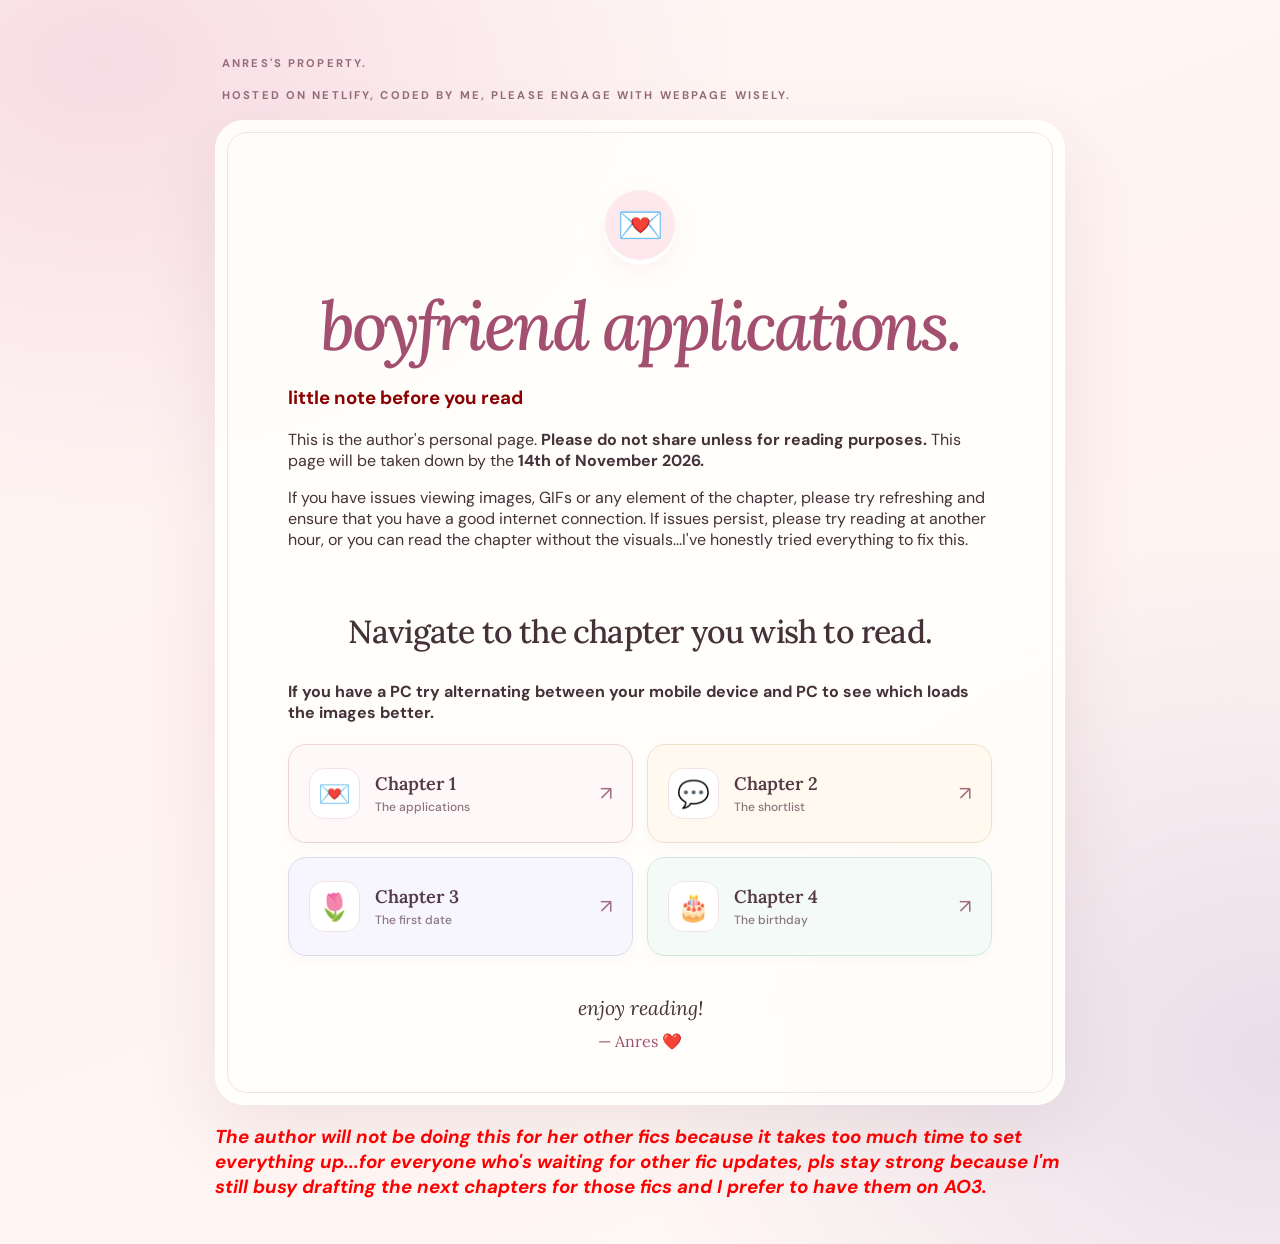
<file: index.html>
<!DOCTYPE html>
<html lang="en">
<head>
  <meta charset="UTF-8">
  <meta name="viewport" content="width=device-width, initial-scale=1.0">
  <meta name="robots" content="noindex, nofollow, noarchive">
  <meta name="theme-color" content="#fff7f4">
  <meta name="description" content="A personal reading page for Boyfriend Applications, by Anres.">
  <title>Boyfriend Applications ♡ | Anres</title>
  <link rel="preconnect" href="https://fonts.googleapis.com">
  <link rel="preconnect" href="https://fonts.gstatic.com" crossorigin>
  <link href="https://fonts.googleapis.com/css2?family=DM+Sans:wght@400;500;600;700&family=Lora:ital,wght@0,400;0,500;0,600;1,400;1,500&display=swap" rel="stylesheet">
  <style>
    :root {
      color-scheme: light;
      --ink: #453139;
      --muted: #79676e;
      --rose: #a34f70;
      --line: #e9d3d9;
      --paper: #fffefa;
      --shadow: 0 26px 75px rgba(110, 61, 77, .10);
    }
    * { box-sizing: border-box; }
    html { scroll-behavior: smooth; }
    body {
      min-height: 100vh;
      margin: 0;
      color: var(--ink);
      font-family: "DM Sans", "Avenir Next", Arial, sans-serif;
      background:
        radial-gradient(ellipse 65% 47% at 8% 5%, #f7dce4 0, transparent 80%),
        radial-gradient(ellipse 60% 50% at 100% 85%, #eadde9 0, transparent 85%),
        linear-gradient(160deg, #fff9f6 0%, #fff2f0 45%, #fff9f5 100%);
    }
    body::before {
      content: ""; position: fixed; inset: 0; z-index: -1; pointer-events: none;
      background-image: radial-gradient(#b9869660 .65px, transparent .65px);
      background-size: 22px 22px; opacity: .16;
    }
    a { -webkit-tap-highlight-color: transparent; }
    .site {
      width: min(100% - 32px, 850px);
      margin: 56px auto 45px;
    }
    .topline {
      display: flex; align-items: center; justify-content: space-between;
      gap: 12px; margin-bottom: 18px; padding: 0 7px;
      font-size: .70rem; font-weight: 700; letter-spacing: .19em; text-transform: uppercase;
      color: #956c7b;
    }
    .topline .small-heart { font-size: 1.4rem; letter-spacing: 0; color: #b85f84; }
    .paper {
      position: relative; overflow: hidden; border-radius: 29px;
      background: rgba(255,254,251,.94); border: 1px solid #ffffff;
      box-shadow: var(--shadow); padding: 69px 72px 52px;
    }
    .paper::before {
      content: ""; position: absolute; inset: 11px;
      border: 1px solid #f1e2e3; border-radius: 20px;
      pointer-events: none;
    }
    .shine {
      width: 70px; height: 70px; border-radius: 50%;
      background: #fce8ed; display: grid; place-items: center;
      font-size: 2.35rem; color: var(--rose); margin: 0 auto 27px;
      box-shadow: 0 5px 0 #fff, 0 10px 20px #eab7c333;
    }
    .hero { text-align: center; }
    .eyebrow {
      margin: 0 0 13px; color: var(--rose);
      font-size: .70rem; font-weight: 700; text-transform: uppercase;
      letter-spacing: .23em;
    }
    h1 {
      font-family: "Lora", "Iowan Old Style", Georgia, serif;
      font-weight: 500; letter-spacing: -.045em;
      font-size: clamp(2.6rem, 6.4vw, 4.25rem);
      line-height: 1.16; margin: 0 auto 19px; max-width: 680px;
    }
    h1 .first { display: block; font-size: .58em; letter-spacing: -.02em; font-weight: 400; margin-bottom: 7px; color:#886b76; }
    h1 .title-pink { color: var(--rose); font-style: italic; }
    .little-deco {
      margin: 0 auto 24px; display: flex; align-items: center;
      justify-content: center; gap: 14px; color: #b16e87;
      font-size: .95rem;
    }
    .little-deco::before, .little-deco::after {
      content: ""; height: 1px; width: 63px; background: #e8bdcb;
    }
    .intro {
      font-family: "Lora", Georgia, serif; font-size: 1.07rem;
      line-height: 1.7; color: #785d6a; margin: 0 auto 41px;
    }
    .notice {
      border: 1px solid #efd7dc;
      background: linear-gradient(145deg, #fff9f7, #fdf0f3);
      border-radius: 19px; padding: 26px 30px;
      max-width: 670px; margin: 0 auto;
    }
    .notice-title {
      display: flex; align-items: center; gap: 10px;
      margin: 0 0 14px; font-size: .88rem; font-weight: 700;
      color: #8d4965; letter-spacing: .025em;
    }
    .notice-title .emoji { font-size: 1.12rem; }
    .notice p {
      margin: 0 0 13px; font-size: .94rem; line-height: 1.85;
      color: #67545e;
    }
    .notice p:last-child { margin-bottom: 0; }
    .notice strong { color: #75465c; }
    .chapters { padding-top: 44px; }
    .section-overline { font-size: .68rem; font-weight: 700; letter-spacing: .19em; color: #ad6b82; text-transform: uppercase; text-align: center; margin: 0 0 10px; }
    h2 { font: 500 clamp(1.5rem, 3.4vw, 2rem)/1.35 "Lora", Georgia,serif; text-align:center; letter-spacing: -.025em; margin: 0 0 28px; }
    .chapter-grid { display: grid; grid-template-columns: repeat(2, minmax(0, 1fr)); gap: 14px; }
    .chapter-link {
      position: relative;
      display: flex; align-items: center; gap: 15px;
      border-radius: 18px; padding: 19px 20px;
      border: 1px solid #ebd3db;
      background: #fff8f9;
      color: #533a45;
      text-decoration: none;
      min-height: 99px;
      box-shadow: 0 4px 10px #9e6a7e0a;
      transition: background .2s ease, transform .2s ease, box-shadow .2s ease, border-color .2s ease;
    }
    .chapter-link:nth-child(2) { background: #fff9f0; border-color: #efe0c9; }
    .chapter-link:nth-child(3) { background: #f7f6ff; border-color: #dfd9ed; }
    .chapter-link:nth-child(4) { background: #f3faf7; border-color: #cee9dd; }
    .chapter-link:hover { transform: translateY(-4px); box-shadow: 0 12px 28px #8b4d6a24; background: #fff; border-color: #bc8fa3; }
    .chapter-link:focus-visible { outline: 3px solid #9c5376; outline-offset: 3px; }
    .chapter-emoji {
      width: 51px; height: 51px; flex: 0 0 51px;
      background: #fff; border: 1px solid #f2e3e7;
      display: grid; place-items: center; border-radius: 15px;
      font-size: 1.65rem;
    }
    .chapter-text { min-width: 0; flex: 1; display: flex; flex-direction: column; gap: 4px; }
    .chapter-title { font-family: "Lora", Georgia, serif; font-size: 1.13rem; font-weight: 600; }
    .chapter-sub { font-size: .75rem; color: #8a757d; font-weight: 500; }
    .chapter-arrow { font-size: 1.22rem; color: #a26b80; }
    .closing { text-align: center; padding-top: 39px; }
    .closing p { font-family: "Lora", Georgia, serif; font-style: italic; font-size: 1.22rem; margin: 0 0 11px; }
    .signature { font-family: "Lora", Georgia, serif; font-size: 1rem; color: #a05272; }
    .bottom { text-align:center; margin-top: 26px; font-size: .73rem; color:#a58b95; }
    @media (max-width: 700px) {
      .site { margin-top: 27px; width: min(100% - 20px, 550px); }
      .paper { padding: 48px 23px 37px; border-radius: 22px; }
      .paper::before { inset: 7px; border-radius: 16px; }
      .notice { padding: 23px 19px; }
      .chapter-grid { grid-template-columns: 1fr; }
      .chapter-link { min-height: 83px; }
      .topline { letter-spacing: .12em; font-size: .63rem; }
    }
    @media (prefers-reduced-motion: reduce) {
      *, *::before, *::after { scroll-behavior: auto !important; transition: none !important; }
    }
  </style>
</head>
<body>
  <main class="site">
    <div class="topline"><span>anres's property.</span></div>
    <div class="topline"><span>hosted on netlify, coded by me, please engage with webpage wisely.</span></div>
    <article class="paper">
      <header class="hero">
        <div class="shine" aria-hidden="true">💌</div>
        <h1><span class="title-pink">boyfriend applications.</span></h1>
      </header>

     <span class="emoji" aria-hidden="true"></span> <h3 style="color: darkred;">little note before you read</h3> </h2>
        <p>This is the author's personal page. <strong>Please do not share unless for reading purposes.</strong> This page will be taken down by the <strong>14th of November 2026.</strong></p>
        <p>If you have issues viewing images, GIFs or any element of the chapter, please try refreshing and ensure that you have a good internet connection. If issues persist, please try reading at another hour, or you can read the chapter without the visuals...I've honestly tried everything to fix this.</p>
   
      <nav class="chapters" aria-labelledby="chapter-title">
        <h2 id="chapter-title">Navigate to the chapter you wish to read.</h2>
        <h4 id="chapter-title">If you have a PC try alternating between your mobile device and PC to see which loads the images better.</h4>
        <div class="chapter-grid">
          <a class="chapter-link" href="main1.html"><span class="chapter-emoji" aria-hidden="true">💌</span><span class="chapter-text"><span class="chapter-title">Chapter 1</span><span class="chapter-sub">The applications</span></span><span class="chapter-arrow" aria-hidden="true">↗</span></a>
          <a class="chapter-link" href="main2.html"><span class="chapter-emoji" aria-hidden="true">💬</span><span class="chapter-text"><span class="chapter-title">Chapter 2</span><span class="chapter-sub">The shortlist</span></span><span class="chapter-arrow" aria-hidden="true">↗</span></a>
          <a class="chapter-link" href="main3.html"><span class="chapter-emoji" aria-hidden="true">🌷</span><span class="chapter-text"><span class="chapter-title">Chapter 3</span><span class="chapter-sub">The first date</span></span><span class="chapter-arrow" aria-hidden="true">↗</span></a>
          <a class="chapter-link" href="main4.html"><span class="chapter-emoji" aria-hidden="true">🎂</span><span class="chapter-text"><span class="chapter-title">Chapter 4</span><span class="chapter-sub">The birthday</span></span><span class="chapter-arrow" aria-hidden="true">↗</span></a>
        </div>
      </nav>
      <footer class="closing"><p>enjoy reading!</p><span class="signature">— Anres ❤️</span></footer>
    </article>

    <h3 style="color: red;"><i>The author will not be doing this for her other fics because it takes too much time to set everything up...for everyone who's waiting for other fic updates, pls stay strong because I'm still busy drafting the next chapters for those fics and I prefer to have them on AO3.</i></h1>
  </main>
</body>
</html>
</file>
